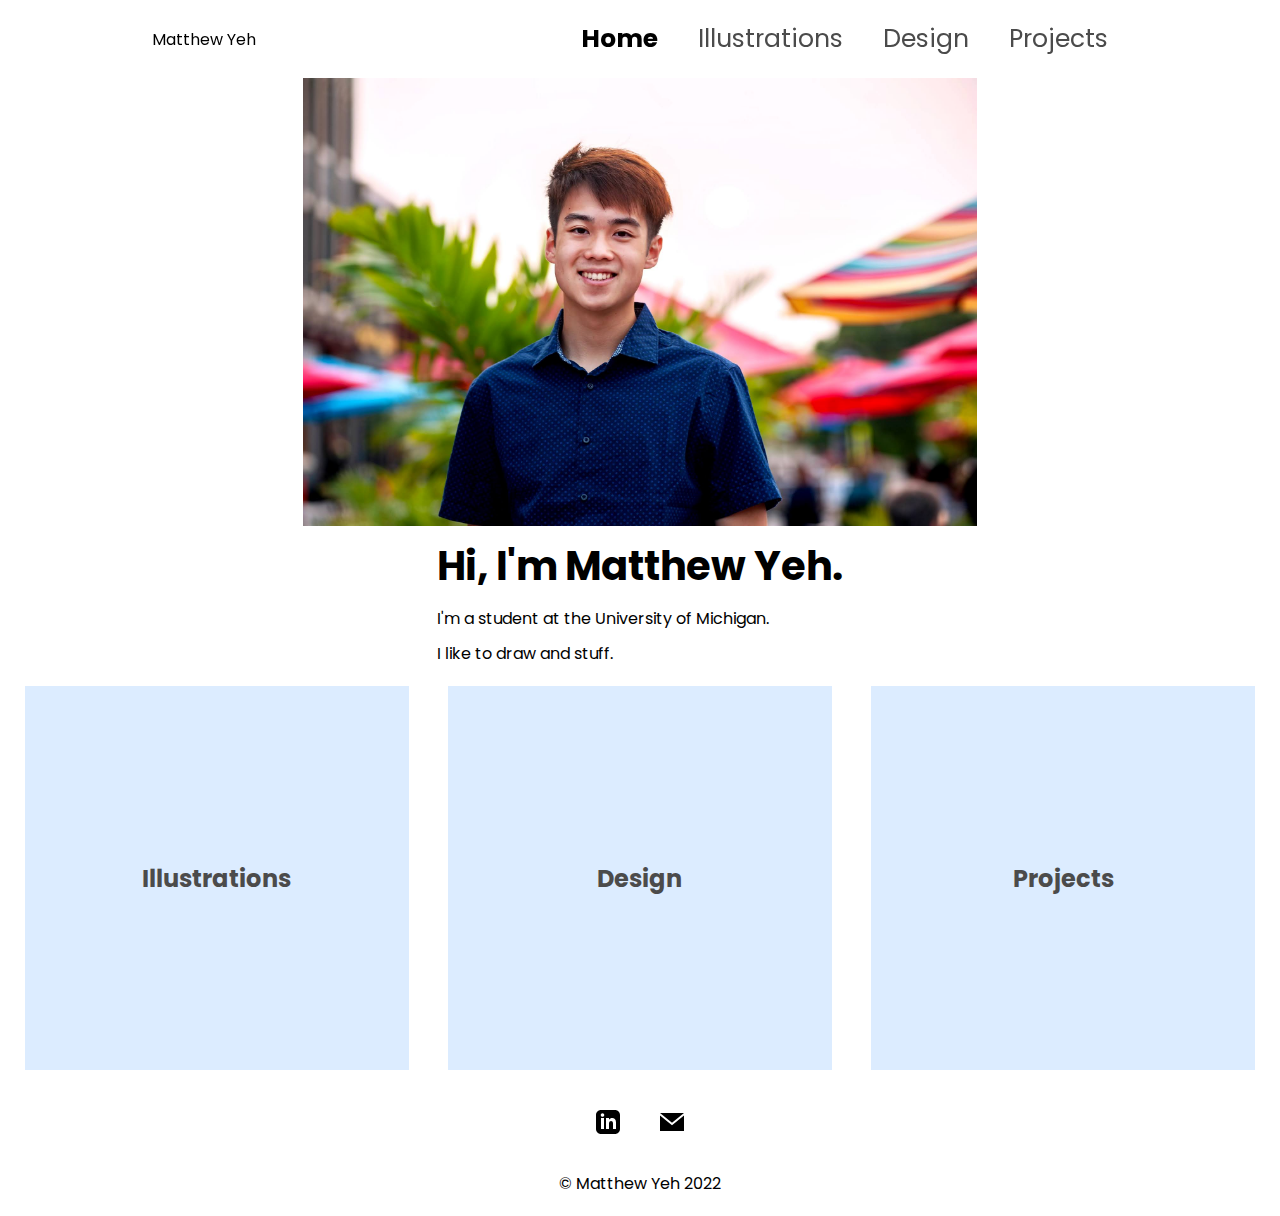
<file: index.html>
<!DOCTYPE html>
<html lang="en">
<head>
    <meta charset="UTF-8">
    <meta http-equiv="X-UA-Compatible" content="IE=edge">
    <meta name="viewport" content="width=device-width, initial-scale=1.0">
    <link rel="icon" href="assets/Miyajima.png">
    <link rel="reset" href="css/html5reset.css">
    <link rel="stylesheet" href="css/style.css">
    <title>Home</title>
</head>
<body>
    <header>
        <p>Matthew Yeh</p>
        <nav>
            <div class="skip"><a href="#main">Skip to Main Content</a></div>
            <ul>
                <li class="highlighted"><a href="index.html">Home</a></li>
                <li><a href="drawings.html">Illustrations</a></li>
                <li><a href="graphic_design.html">Design</a></li>
                <li><a href="design_project2.html">Projects</a></li>
            </ul>
        </nav>
    </header>
    <main id="main">
        <div class="intro">
            <div class="card">
                <div class="frame">
                    <img class="pfp" src="assets/Profile Picture.jpeg" alt="An outdoor photograph of Matthew Yeh smiling in a blue collared shirt">
                </div>
            </div>
            <div class="info">
                <h1 class="hi">Hi, I'm Matthew Yeh.</h1>
                <p>I'm a student at the University of Michigan.</p>
                <p>I like to draw and stuff.</p>
            </div>
            
        </div>


        <div class="topics">
            <div class = "topic">
                <a href="drawings.html"><h2>Illustrations</h2></a>
            </div>
            <div class = "topic">
                <a href="graphic_design.html"><h2>Design</h2></a>
            </div>
            <div class = "topic">
                <a href="design_project2.html"><h2>Projects</h2></a>
            </div>
        </div>
    </main>
    <footer>
        <div class="footer_icons">
            <div>
                <a href="https://www.linkedin.com/in/matthew-t-yeh">
                    <img src="assets/icons/iconmonstr-linkedin-3.svg" alt="LinkedIn logo">
                </a>
            </div>
            <div>
                <a href="mailto:mattyeh@umich.edu">
                    <img src="assets/icons/iconmonstr-email-3.svg" alt="email icon">
                </a>
            </div>
        </div>
        <p>&copy; Matthew Yeh 2022</p>
    </footer> 
</body>
</html>
</file>
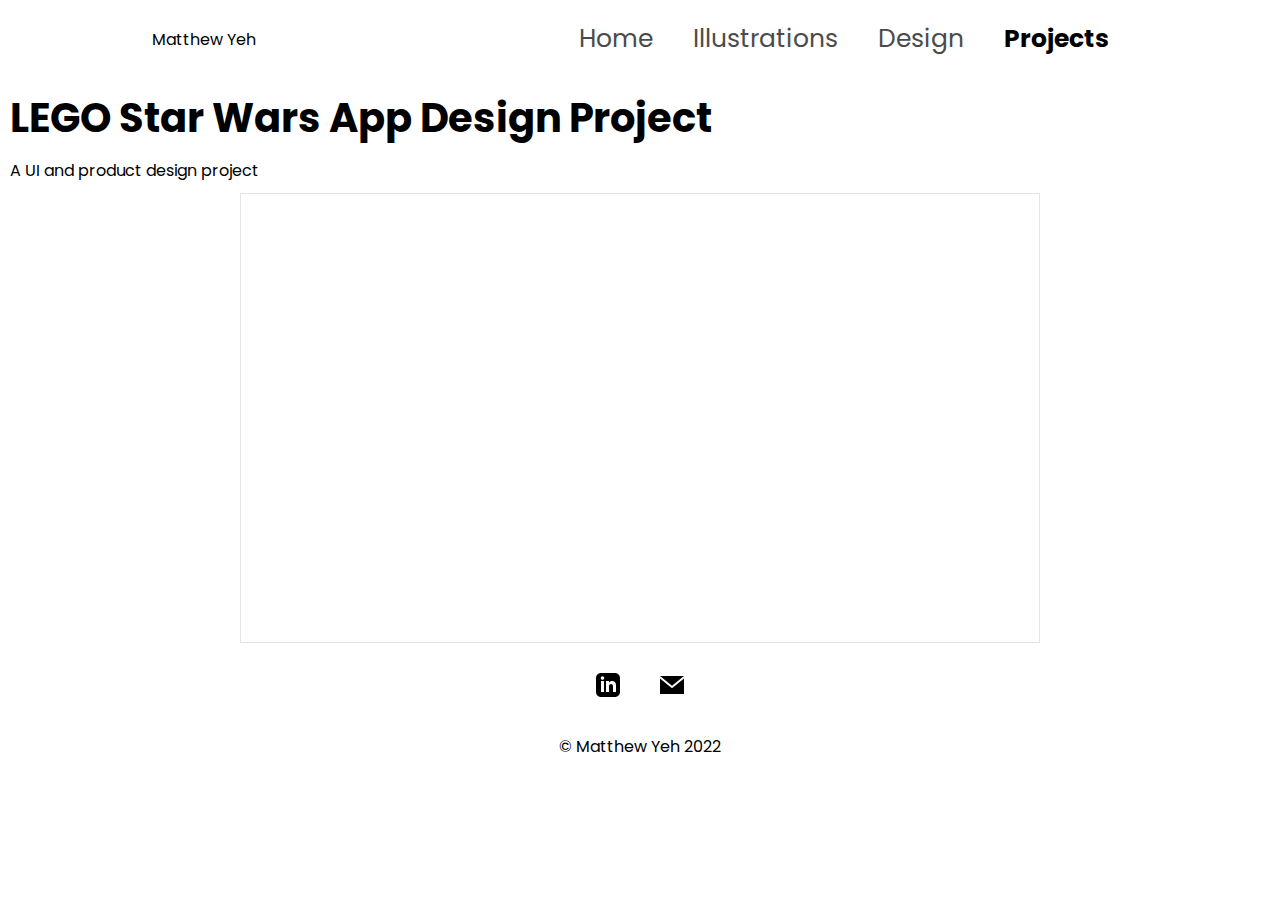
<file: design_project2.html>
<!DOCTYPE html>
<html lang="en">
<head>
    <meta charset="UTF-8">
    <meta http-equiv="X-UA-Compatible" content="IE=edge">
    <meta name="viewport" content="width=device-width, initial-scale=1.0">
    <link rel="icon" href="assets/Miyajima.png">
    <link rel="reset" href="css/html5reset.css">
    <link rel="stylesheet" href="css/style.css">
    <title>Design Project</title>
</head>
<body>
    <header>
        <p>Matthew Yeh</p>
        <nav>
            <div class="skip"><a href="#main">Skip to Main Content</a></div>
            <ul>
                <li><a href="index.html">Home</a></li>
                <li><a href="drawings.html">Illustrations</a></li>
                <li><a href="graphic_design.html">Design</a></li>
                <li class="highlighted"><a href="design_project2.html">Projects</a></li>
            </ul>
        </nav>
    </header>
    <main id="main">
        <h1>LEGO Star Wars App Design Project</h1>
        <p>A UI and product design project</p>
        <div class="project">
            <iframe aria-label="Figma" style="border: 1px solid rgba(0, 0, 0, 0.1);" width="800" height="450" src="https://www.figma.com/embed?embed_host=share&url=https%3A%2F%2Fwww.figma.com%2Fproto%2FADExWRGenIu1DZrwzFNtj0%2FDesign-Project-2%3Fpage-id%3D0%253A1%26node-id%3D144%253A96%26viewport%3D109%252C-685%252C0.28%26scaling%3Dscale-down%26starting-point-node-id%3D144%253A96" allowfullscreen>
            </iframe>
        </div>
    </main>
    <footer>
        <div class="footer_icons">
            <div>
                <a href="https://www.linkedin.com/in/matthew-t-yeh">
                    <img src="assets/icons/iconmonstr-linkedin-3.svg" alt="LinkedIn logo">
                </a>
            </div>
            <div>
                <a href="mailto:mattyeh@umich.edu">
                    <img src="assets/icons/iconmonstr-email-3.svg" alt="email icon">
                </a>
            </div>
        </div>
        <p>&copy; Matthew Yeh 2022</p>
    </footer> 
</body>
</html>
</file>
<file: css/style.css>
@import url("https://fonts.googleapis.com/css2?family=Poppins:ital,wght@0,100;0,200;0,300;0,400;0,500;0,600;0,700;0,800;0,900;1,100;1,200;1,300;1,400;1,500;1,600;1,700;1,800;1,900&display=swap");

* {
  margin: 0;
  padding: 0;
  box-sizing: border-box;
}

body {
  font-family: "Poppins", sans-serif;
}

.container {
  max-width: 1050px;
  width: 90%;
  margin: auto;
}


h1, h2, p, a{
    font-family: "Poppins", Arial, sans-serif;
    margin: 10px;
}

a{
    text-decoration: none;
    color: #4B4B4B;
}

body {
    overscroll-behavior-y: none;
    overscroll-behavior-x: none;
    overflow-x: hidden;
    position: relative;
    height: 100vh;
    margin: 0;
}  

main{
    text-align: center;
}

/* focus and hover states */
*:focus{
    outline: 2px solid orange;
}
a:hover{
    color: orange;
}

/* current page */
.highlighted{
    font-weight: bold;
}
.highlighted>a{
    color: black
}

/* nav/header styling */
header{
    background-color:  rgba(255, 255, 255, 0.4);
    display: flex;
    flex-direction: column;
    align-items: center;
}
header>p{
    display: none;
}
nav{
    padding: 10px;
    position: relative;
}
nav ul {
    padding-inline-start: 0;
    display: flex;
    flex-direction: column;
    align-items: center;
}
nav li {
    display: inline;
    padding: 10px;
    font-family: "Poppins", Arial, sans-serif;
}
.skip a{
    background: whitesmoke;
    left: 0;
    padding: 6px;
    -webkit-transition: top 0.5s ease-out;
    transition: top 0.5s ease-out;
    z-index: 1;
}
.skip a{
    position: absolute;
    top: -70px;
}
.skip a:focus{
    position: absolute;
    top: 0px;
}

/* footer */
footer {
    position: absolute;
    left: 0px;
    display: flex;
    flex-direction: column;
    justify-content: space-around;
    align-items: center;
    width: 100vw;
    height: auto;   /* Height of the footer */
    padding: 10px;
    background: white;
 }
 .footer_icons {
    display: flex;
    flex-direction: row;
    margin: 10px;
 }
 .footer_icons div{
    padding: 10px;
 }

/* index */
.intro{
    display:flex;
    flex-direction: column;
    align-items: center;

}
.frame{
    display: grid;
    max-width: 100vw;
    overflow: hidden;
    align-content:space-around;
    justify-content: space-around;
}
.pfp{
    max-height: 35vw;
}


.topic{
    background-color: rgb(220, 236, 255);
    display: grid;
    justify-items: center;
    align-content: center;
    height: 90vw;
    width: 90vw;
}
.topic h2{
    font-size: 7vw;
}
.topics{
    display: grid;
    grid-template-columns: 1fr;
    justify-items: center;
    gap: 10px;
    margin: 10px;
}

/* drawings styling */
.drawing_gallery{
    display: grid;
    grid-template-columns: 1fr;
}
.gallery{
    text-align: center;
}
.drawing>img{
    max-height: 350px;
    max-width: 90%;
}
.character_container, .creature_container, .sci-fi_container{
    display: grid;
    grid-template-columns: 1fr;
    overflow: hidden;
    align-content: space-between;
    justify-items: center;
    margin: 10%;
}

/* Graphic design styling */
.design>img{
    max-width: 250px;
}
.design_gallery{
    display: flex;
    flex-wrap: wrap;
    flex-direction: column;
    align-items: center
}

/* ui design project */
iframe{
    max-width: 100%;
}
.project{
    display: grid;
    justify-content: center;
}


 /* Common breakpoints are 320px — 480px 
 for mobile devices, 481px — 768px for iPads & tablets, 
 769px — 1024px for small screens like laptop, 
 1025px — 1200px for large screens like Desktops, 
 and 1201px and above for extra large screens like TV. */
@media screen and (min-width: 480px) {
    header {
        position: -webkit-sticky; /* For Safari */
        position: sticky;
        top: 0;
        flex-direction: row;
        justify-content: center;
    }

    main{
        text-align: left;
    }

    nav ul {
        flex-direction: row;
        justify-content: center;
        font-size: 20px;
    }

    h2{
        font-size: 25px;
    }

    footer{
        position: relative;
        bottom: 0;
    }

    /* index */
    .topic h2{
        font-size: 3vw;
    }
    .topics{
        grid-template-columns: 1fr 1fr 1fr;
    }
    .topic{
        height: 30vw;
        width: 30vw;
    }

    /* drawings page */
    .drawing>img{
        max-height: 400px;
        max-width: 95%;
    }
    .character_container, .creature_container{
        grid-template-columns: 1fr 1fr;
        align-items: center;
    }
    .sci-fi_container {
        grid-template-columns: 1fr 1fr 1fr;
        align-items: center;
    }

    /* design page */
    .design>img{
        max-width: 225px;
    }
    .design_gallery{
        flex-direction: row;
        justify-content: space-around;
    }
}
@media screen and (min-width: 768px) {
    header{
        justify-content: space-around;
        
    }
    header>p{
        display: initial;
    }
    nav ul {
        justify-content: flex-end;
        font-size: 25px;
    }

    h1{
        font-size: 40px;
    }

    .topic h2{
        font-size: 1.5em;
    }

    /* drawings page */
    .drawing_gallery{
        grid-template-columns: 1fr 1fr 1fr;
    }
    .drawing>img{
        max-height: 600px;
        max-width: 95%;
    }
    .creature_container{
        grid-template-columns: 1fr;
        align-items: center;
    }
    .sci-fi_container {
        grid-template-columns: 1fr 1fr;
        align-items: center;
    }
    .cowboy {
        grid-column: 1 /span 2;
        grid-row-start: 2;
    }
    /* design page */
    .design>img{
        max-width: auto;
    }
}

@media screen and (prefers-reduced-motion: reduce){
    html{
        scroll-behavior: auto; /* Removes scroll animation */
    }
  
    .skip a{
      -webkit-transition: none; /* sets to default setting */
      transition: none;        /* sets to default setting */
     }
  
}

/* Add an icon for the tab */
/* add more text */
/* Make UI look better */
/* pictures on homepage */
/* include info necessary for ENTR 390 */
/* fix index page */
</file>
